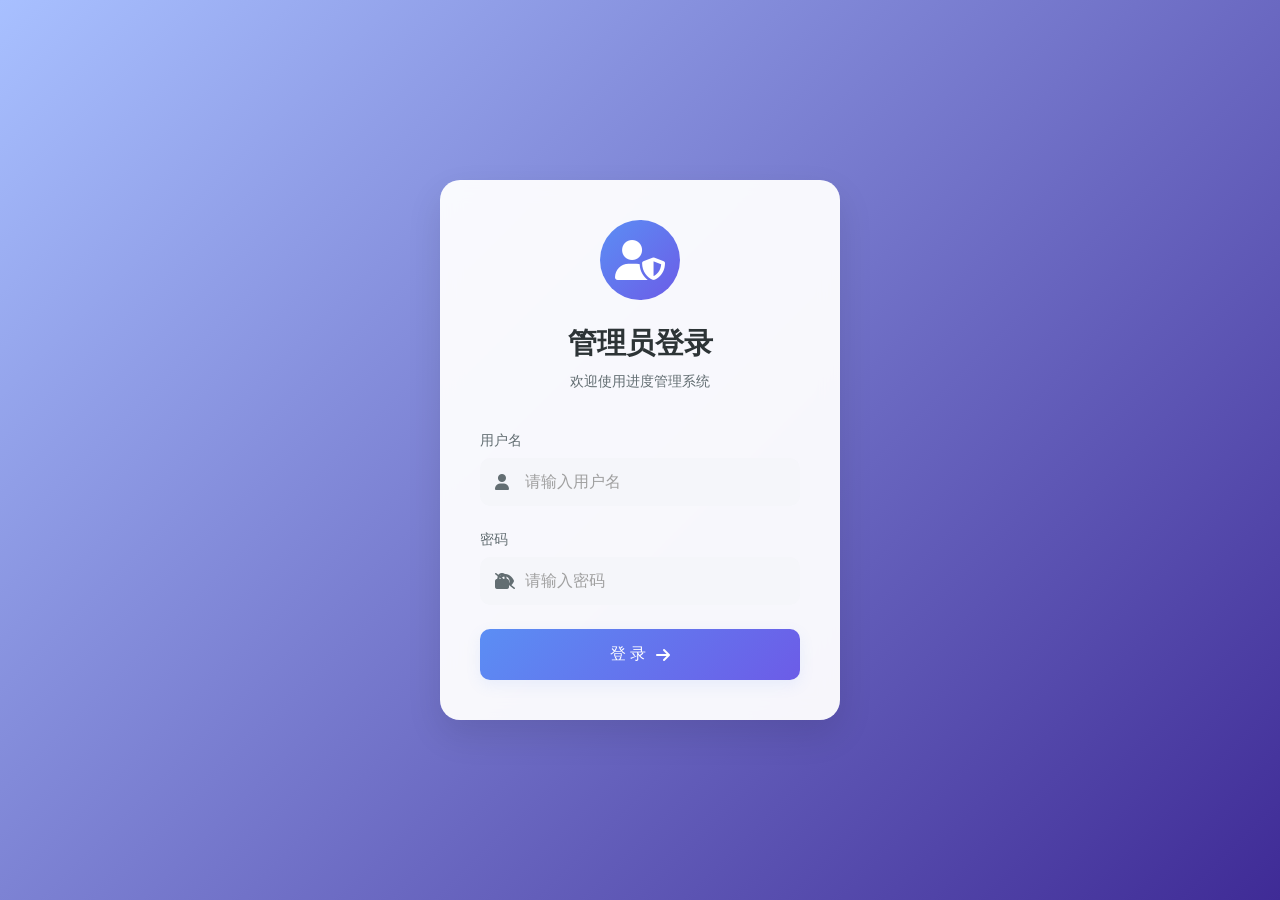
<file: login.html>
<!DOCTYPE html>
<html lang="zh-CN">
<head>
    <meta charset="UTF-8">
    <meta name="viewport" content="width=device-width, initial-scale=1.0">
    <title>管理员登录</title>
    <link rel="stylesheet" href="admin.css">
    <link href="https://cdnjs.cloudflare.com/ajax/libs/font-awesome/6.0.0/css/all.min.css" rel="stylesheet">
</head>
<body class="login-page">
    <div class="login-wrapper">
        <div class="login-container">
            <div class="login-header">
                <div class="logo-circle">
                    <i class="fas fa-user-shield"></i>
                </div>
                <h2>管理员登录</h2>
                <p class="subtitle">欢迎使用进度管理系统</p>
            </div>
            <form id="loginForm">
                <div class="form-group">
                    <label for="username">用户名</label>
                    <div class="input-with-icon">
                        <i class="fas fa-user"></i>
                        <input type="text" id="username" placeholder="请输入用户名" required>
                    </div>
                </div>
                <div class="form-group">
                    <label for="password">密码</label>
                    <div class="input-with-icon password-input">
                        <i class="fas fa-lock"></i>
                        <input type="password" id="password" placeholder="请输入密码" required>
                        <i class="fas fa-eye-slash toggle-password"></i>
                    </div>
                </div>
                <button type="submit" class="login-btn">
                    <span>登 录</span>
                    <i class="fas fa-arrow-right"></i>
                </button>
            </form>
        </div>
    </div>
</body>
</html>
</file>
<file: admin.css>
:root {
    --primary-color: #5b8ef4;
    --secondary-color: #6c5ce7;
    --background-color: #f8f9fd;
    --text-color: #2d3436;
    --text-light: #636e72;
    --border-color: #dfe6e9;
    --input-bg: #f5f6fa;
    --shadow-color: rgba(91, 142, 244, 0.1);
    --sidebar-width: 250px;
    --header-height: 60px;
}

* {
    margin: 0;
    padding: 0;
    box-sizing: border-box;
}

body {
    font-family: -apple-system, BlinkMacSystemFont, 'Segoe UI', Roboto, Oxygen, Ubuntu, Cantarell, 'Open Sans', 'Helvetica Neue', sans-serif;
    background-color: var(--background-color);
    color: var(--text-color);
}

/* 登录页面样式 */
.login-page {
    background: linear-gradient(135deg, #a8c0ff 0%, #3f2b96 100%);
    min-height: 100vh;
    display: flex;
    align-items: center;
    justify-content: center;
    padding: 20px;
}

.login-wrapper {
    width: 100%;
    max-width: 400px;
    perspective: 1000px;
}

.login-container {
    background: rgba(255, 255, 255, 0.95);
    padding: 2.5rem;
    border-radius: 20px;
    box-shadow: 0 15px 35px rgba(0, 0, 0, 0.1);
    backdrop-filter: blur(10px);
    transform-style: preserve-3d;
    transition: transform 0.3s ease;
}

.login-container:hover {
    transform: translateY(-5px);
}

.login-header {
    text-align: center;
    margin-bottom: 2.5rem;
}

.logo-circle {
    width: 80px;
    height: 80px;
    background: linear-gradient(135deg, var(--primary-color), var(--secondary-color));
    border-radius: 50%;
    display: flex;
    align-items: center;
    justify-content: center;
    margin: 0 auto 1.5rem;
}

.logo-circle i {
    font-size: 2.5rem;
    color: white;
}

.login-header h2 {
    color: var(--text-color);
    font-size: 1.8rem;
    margin-bottom: 0.5rem;
}

.subtitle {
    color: var(--text-light);
    font-size: 0.9rem;
}

.form-group {
    margin-bottom: 1.5rem;
}

.form-group label {
    display: block;
    color: var(--text-light);
    margin-bottom: 0.5rem;
    font-size: 0.9rem;
}

.input-with-icon {
    position: relative;
    background: var(--input-bg);
    border-radius: 10px;
    transition: all 0.3s ease;
}

.input-with-icon:focus-within {
    box-shadow: 0 0 0 2px var(--primary-color);
}

.input-with-icon i {
    position: absolute;
    left: 15px;
    top: 50%;
    transform: translateY(-50%);
    color: var(--text-light);
    transition: color 0.3s ease;
}

.input-with-icon input {
    width: 100%;
    padding: 15px 15px 15px 45px;
    border: none;
    background: transparent;
    color: var(--text-color);
    font-size: 1rem;
    outline: none;
}

.input-with-icon input::placeholder {
    color: #a0a0a0;
}

.password-input .toggle-password {
    position: absolute;
    right: 15px;
    top: 50%;
    transform: translateY(-50%);
    cursor: pointer;
    color: var(--text-light);
}

.login-btn {
    width: 100%;
    padding: 15px;
    background: linear-gradient(135deg, var(--primary-color), var(--secondary-color));
    color: white;
    border: none;
    border-radius: 10px;
    font-size: 1rem;
    font-weight: 500;
    cursor: pointer;
    display: flex;
    align-items: center;
    justify-content: center;
    gap: 10px;
    transition: all 0.3s ease;
    box-shadow: 0 5px 15px var(--shadow-color);
}

.login-btn:hover {
    transform: translateY(-2px);
    box-shadow: 0 8px 20px var(--shadow-color);
}

.login-btn:active {
    transform: translateY(0);
}

/* 主界面样式 */
.admin-container {
    display: flex;
    min-height: 100vh;
}

.sidebar {
    width: var(--sidebar-width);
    background: white;
    box-shadow: 2px 0 5px rgba(0,0,0,0.1);
    position: fixed;
    height: 100vh;
    overflow-y: auto;
}

.sidebar-header {
    padding: 20px;
    display: flex;
    align-items: center;
    gap: 10px;
    background: var(--primary-color);
    color: white;
}

.sidebar-header i {
    font-size: 1.5rem;
}

.nav-links {
    list-style: none;
    padding: 1rem 0;
}

.nav-links li a {
    display: flex;
    align-items: center;
    gap: 10px;
    padding: 12px 20px;
    color: var(--text-color);
    text-decoration: none;
    transition: background 0.3s;
}

.nav-links li.active a,
.nav-links li a:hover {
    background: #f0f2f5;
    color: var(--primary-color);
}

.main-content {
    margin-left: var(--sidebar-width);
    flex: 1;
}

.top-bar {
    background: white;
    padding: 1rem 2rem;
    display: flex;
    justify-content: space-between;
    align-items: center;
    box-shadow: 0 2px 5px rgba(0,0,0,0.1);
}

.search-box {
    display: flex;
    align-items: center;
    gap: 10px;
    background: #f5f7fa;
    padding: 8px 15px;
    border-radius: 5px;
    width: 400px;
}

.search-box input {
    border: none;
    background: none;
    outline: none;
    flex: 1;
}

.primary-btn {
    background: var(--primary-color);
    color: white;
    border: none;
    padding: 8px 15px;
    border-radius: 5px;
    cursor: pointer;
    transition: background 0.3s;
}

.primary-btn:hover {
    background: var(--secondary-color);
}

.content-area {
    padding: 2rem;
}

.card {
    background: white;
    border-radius: 10px;
    box-shadow: 0 2px 5px rgba(0,0,0,0.1);
    overflow: hidden;
}

.card-header {
    padding: 1rem;
    border-bottom: 1px solid #eee;
}

.card-header h2 {
    display: flex;
    align-items: center;
    gap: 10px;
    font-size: 1.2rem;
}

.table-responsive {
    overflow-x: auto;
}

table {
    width: 100%;
    border-collapse: collapse;
}

th, td {
    padding: 1rem;
    text-align: left;
    border-bottom: 1px solid #eee;
}

th {
    background: #f8f9fa;
    font-weight: 600;
}

tr:hover {
    background: #f8f9fa;
}

.action-btn {
    padding: 6px 12px;
    border-radius: 4px;
    border: none;
    cursor: pointer;
    font-size: 0.9rem;
    transition: background 0.3s;
}

.edit-btn {
    background: #4CAF50;
    color: white;
    margin-right: 5px;
}

.delete-btn {
    background: #f44336;
    color: white;
}

/* 响应式设计 */
@media (max-width: 768px) {
    .sidebar {
        width: 60px;
    }
    
    .sidebar-header span,
    .nav-links span {
        display: none;
    }
    
    .main-content {
        margin-left: 60px;
    }
    
    .search-box {
        width: 100%;
    }
    
    .top-bar {
        flex-direction: column;
        gap: 1rem;
    }
}
</file>
